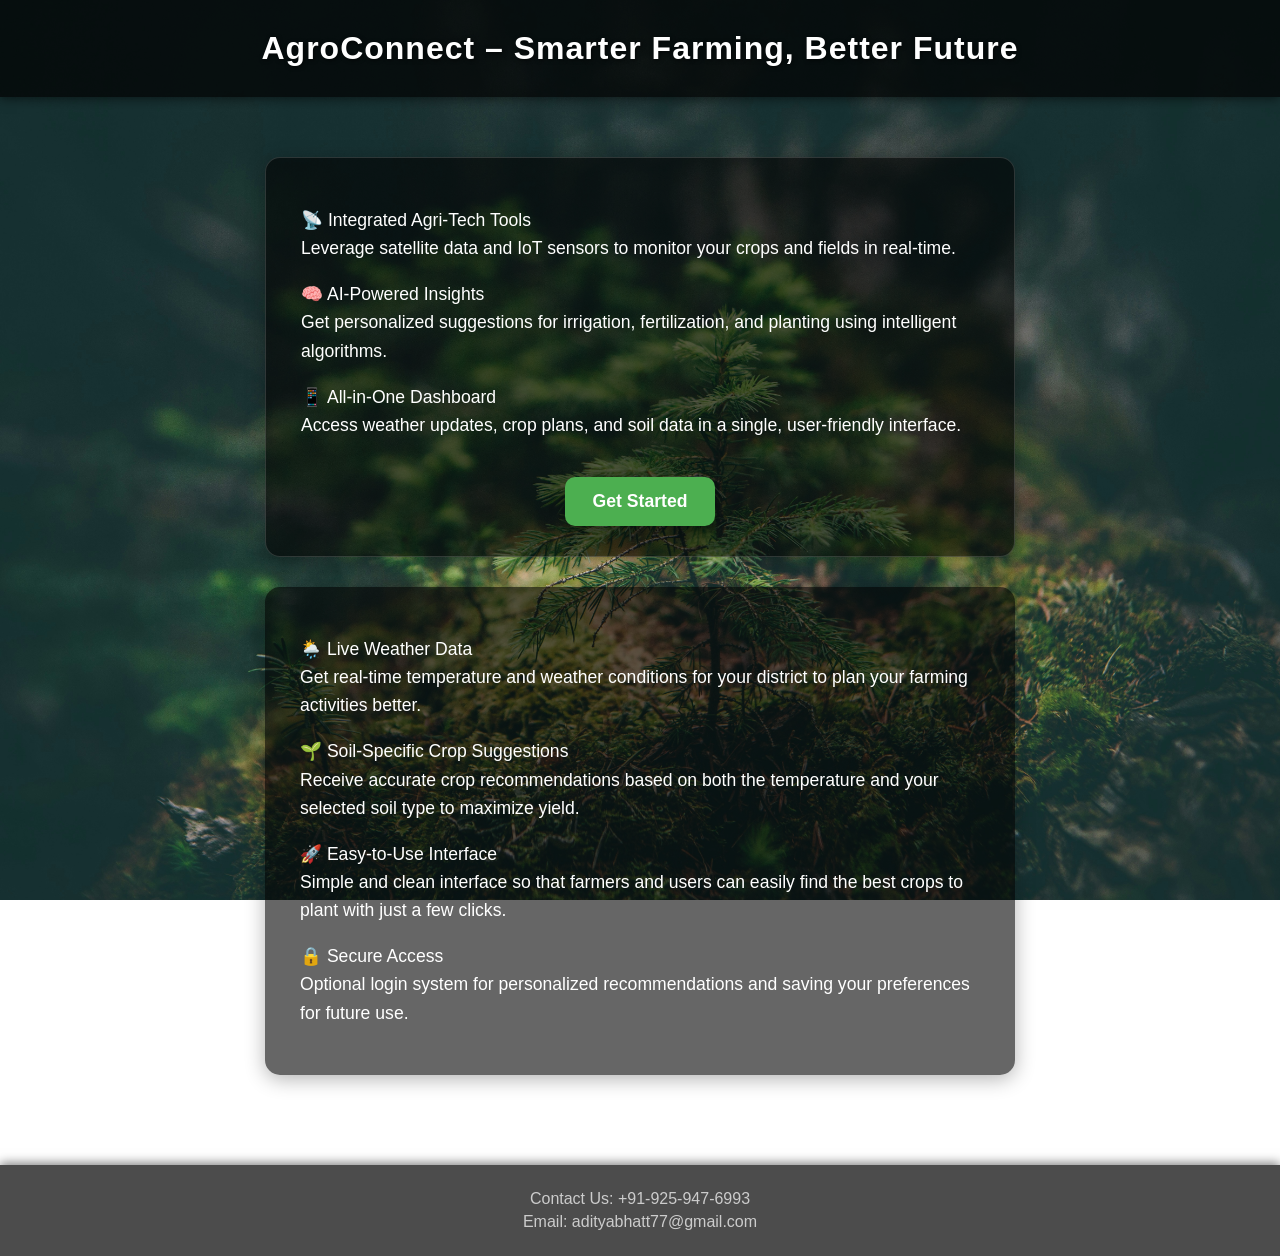
<file: new Hckathon/farmer/new.html>
<!DOCTYPE html>
<html lang="en">

<head>
  <meta charset="UTF-8" />
  <meta name="viewport" content="width=device-width, initial-scale=1.0" />
  <title>AgroConnect</title>
  <link rel="stylesheet" href="new2.css">
</head>

<body>

  <header>
    AgroConnect – Smarter Farming, Better Future
  </header>

  <main>

    <!-- Glass-styled Highlighted Feature Box -->
    <div class="glass-container features">
      <p>📡 Integrated Agri-Tech Tools<br>Leverage satellite data and IoT sensors to monitor your crops and fields in real-time.</p>
      <p>🧠 AI-Powered Insights<br>Get personalized suggestions for irrigation, fertilization, and planting using intelligent algorithms.</p>
      <p>📱 All-in-One Dashboard<br>Access weather updates, crop plans, and soil data in a single, user-friendly interface.</p>
      <a href="file:///D:/new%20Hckathon/weather/index4.html" class="cta-button" target="_blank">Get Started</a>
    </div>

    <!-- Additional Feature List -->
    <div class="features">
      <p>🌦️ Live Weather Data<br>Get real-time temperature and weather conditions for your district to plan your farming activities better.</p>
      <p>🌱 Soil-Specific Crop Suggestions<br>Receive accurate crop recommendations based on both the temperature and your selected soil type to maximize yield.</p>
      <p>🚀 Easy-to-Use Interface<br>Simple and clean interface so that farmers and users can easily find the best crops to plant with just a few clicks.</p>
      <p>🔒 Secure Access<br>Optional login system for personalized recommendations and saving your preferences for future use.</p>
    </div>
    
  </main>

  <footer>
    <p>Contact Us: +91-925-947-6993</p>
    <p>Email: adityabhatt77@gmail.com</p>
  </footer>

</body>

</html>
</file>
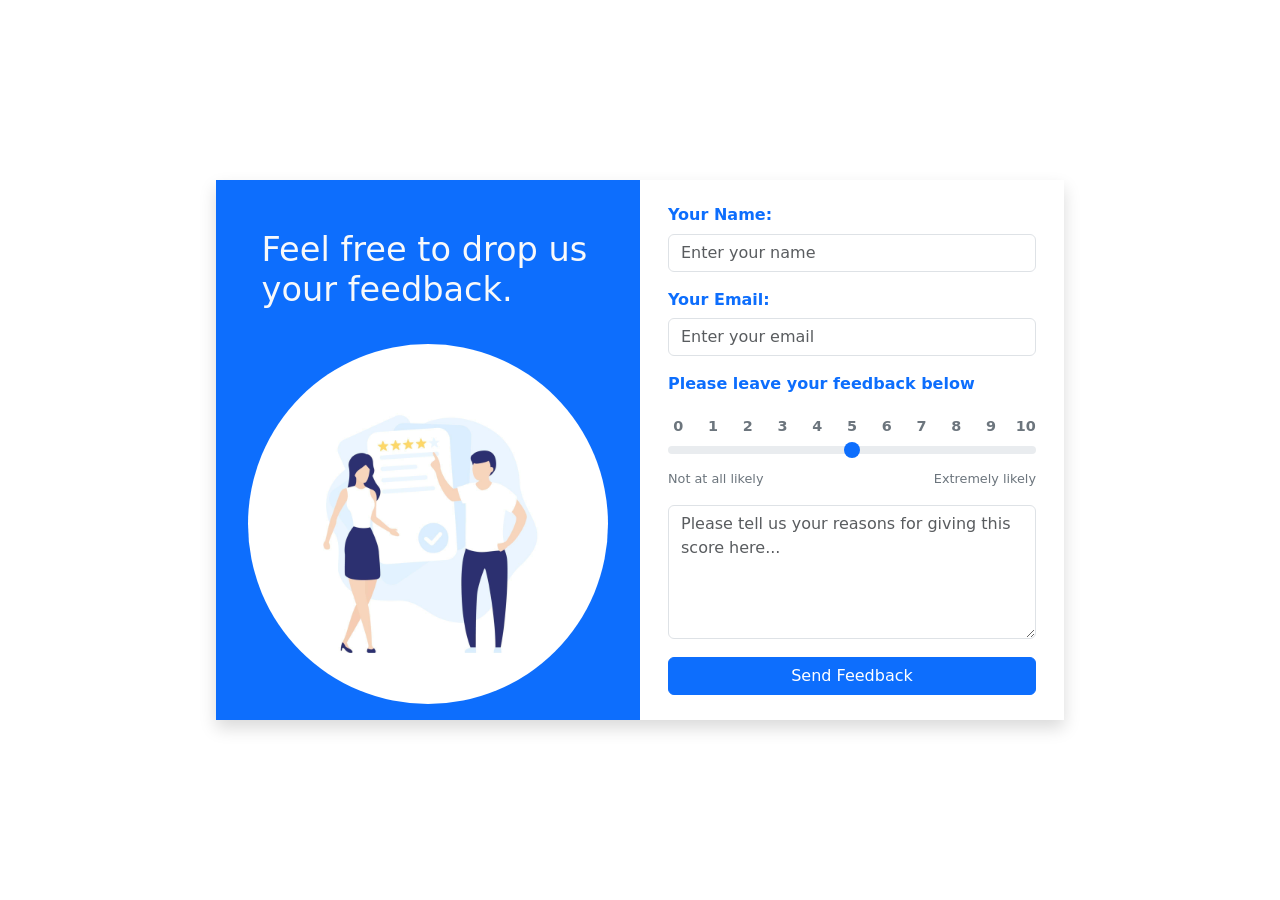
<file: new Hckathon/food/feedback.html>
<!DOCTYPE html>
<html lang="en">

<head>
    <meta charset="UTF-8">
    <meta http-equiv="X-UA-Compatible" content="IE=edge">
    <meta name="viewport" content="width=device-width, initial-scale=1.0">
    <link href="https://cdn.jsdelivr.net/npm/bootstrap@5.0.2/dist/css/bootstrap.min.css" rel="stylesheet"
        integrity="sha384-EVSTQN3/azprG1Anm3QDgpJLIm9Nao0Yz1ztcQTwFspd3yD65VohhpuuCOmLASjC" crossorigin="anonymous">
    <link rel="stylesheet" href="css/feedback.css" type="text/css">
    <title>Document</title>
</head>

<body>
    <div class="container-fluid d-flex justify-content-center align-items-center min-vh-100 p-3">
        <div class="row d-flex justify-content-center align-items-center">
            <div class="col-lg-8 col-sm-12">
                <div class="row shadow">
                    <div class="col-lg-6 header d-flex flex-column bg-primary justify-content-center align-items-center text-light py-3">
                        <h1>Feel free to drop us your feedback.</h1>
                        <div class="w-100 d-flex justify-content-center align-items-center">
                            <img src="images/feedback.jpg" class="img-fluid" />
                        </div>
                    </div>
                    <div class="col-lg-6">
                        <form class="feedbackForm p-3 h-100">
                            <div class="d-flex h-100 justify-content-evenly align-items-center flex-column">
                                <div class="w-100 my-2 text-primary">
                                    <h2>Your Name:</h2>
                                    <input type="text" class="form-control" id="name" name="name" placeholder="Enter your name">
                                </div>
                                <div class="w-100 my-2 text-primary">
                                    <h2>Your Email:</h2>
                                    <input type="text" class="form-control" id="email" name="email"
                                        placeholder="Enter your email">
                                </div>
                                <div class="w-100 my-2 text-primary">
                                    <h2>
                                        Please leave your feedback below
                                    </h2>
        
                                    <div class="tickmarks text-secondary">
                                        <span>0</span>
                                        <span>1</span>
                                        <span>2</span>
                                        <span>3</span>
                                        <span>4</span>
                                        <span>5</span>
                                        <span>6</span>
                                        <span>7</span>
                                        <span>8</span>
                                        <span>9</span>
                                        <span>10</span>
        
                                    </div>
        
                                    <input name="rate" class="form-range" id="rate" type="range" max="10" />
        
                                    <div class="d-flex justify-content-between legend text-secondary">
                                        <span>
                                            Not at all likely
                                        </span>
                                        <span>
                                            Extremely likely
                                        </span>
                                    </div>
                                </div>
                                <div class="w-100 my-2">
                                    <textarea name="comment" class="form-control" id="comment" cols="30" rows="5"
                                        placeholder="Please tell us your reasons for giving this score here..."></textarea>
                                </div>
                                <div class="w-100 my-2">
                                    <button class="btn btn-primary w-100">
                                        Send Feedback
                                    </button>
                                </div>
                            </div>
                        </form>
                    </div>
                </div>
            </div>
        </div>
    </div>
</body>

</html>
</file>
<file: new Hckathon/farmer/new2.css>
/* Reset and Base Styling */
* {
  margin: 0;
  padding: 0;
  box-sizing: border-box;
}

body {
  font-family: "Segoe UI", sans-serif;
  background-image: url('op3.jpg'); /* Replace with your own background */
  background-size: cover;
  background-position: center;
  background-repeat: no-repeat;
  background-attachment: fixed;
  color: #fff;
  min-height: 100vh;
  display: flex;
  flex-direction: column;
}

/* Header */
header {
  background: rgba(0, 0, 0, 0.7);
  padding: 30px 20px;
  text-align: center;
  font-size: 2em;
  font-weight: bold;
  letter-spacing: 1px;
  box-shadow: 0 2px 10px rgba(0,0,0,0.5);
  text-shadow: 1px 1px 4px rgba(0,0,0,0.7);
}

/* Main Layout */
main {
  flex: 1;
  display: flex;
  flex-direction: column;
  align-items: center;
  padding: 60px 20px;
}

/* Glass Effect Container */
.glass-container {
  background: rgba(0, 0, 0, 0.6);
  border-radius: 15px;
  padding: 30px 25px;
  margin-bottom: 30px;
  max-width: 750px;
  width: 100%;
  border: 1px solid rgba(255, 255, 255, 0.15);
  box-shadow: 0 4px 20px rgba(0, 0, 0, 0.3);
  text-align: center;
  animation: fadeIn 1s ease-out;
}

/* Features Section */
.features {
  background: rgba(0, 0, 0, 0.6);
  border-radius: 15px;
  padding: 30px 25px;
  margin-bottom: 30px;
  max-width: 750px;
  width: 100%;
  box-shadow: 0 4px 20px rgba(0,0,0,0.3);
}

.features p {
  margin: 18px 0;
  font-size: 1.1em;
  line-height: 1.6;
  text-align: left;
  padding-left: 10px;
}

/* CTA Button */
.cta-button {
  display: inline-block;
  margin-top: 20px;
  padding: 14px 28px;
  background-color: #4caf50;
  color: white;
  border: none;
  border-radius: 10px;
  font-size: 1.1em;
  font-weight: bold;
  text-decoration: none;
  box-shadow: 0 6px 15px rgba(0, 0, 0, 0.3);
  transition: all 0.3s ease;
}

.cta-button:hover {
  background-color: #45a049;
  transform: translateY(-2px);
}

/* Footer */
footer {
  background: rgba(0, 0, 0, 0.7);
  text-align: center;
  padding: 20px;
  font-size: 1em;
  box-shadow: 0 -2px 10px rgba(0,0,0,0.5);
}

footer p {
  margin: 5px;
  color: #ccc;
}

/* Animation */
@keyframes fadeIn {
  from {
    opacity: 0;
    transform: translateY(20px);
  }
  to {
    opacity: 1;
    transform: translateY(0);
  }
}

/* Responsive */
@media (max-width: 768px) {
  .glass-container, .features {
    padding: 20px;
  }

  header {
    font-size: 1.5em;
  }

  .features p {
    font-size: 1em;
  }

  .cta-button {
    font-size: 1em;
    padding: 12px 20px;
  }
}
</file>
<file: new Hckathon/food/css/feedback.css>
.tickmarks {
    display: grid;
    grid-template-columns: repeat(11, 1fr);
    gap: 1em;
    justify-items: center;
    margin-top: 1.5em;
    color: var(--accent-color-1);
    font-size: 90%;
    font-weight: bold;
}
.feedbackForm h2 {
    font-size: 100%;
    font-weight: 600;
    line-height: 1.3;
    color: var(--secondary-color);
}
.legend{
    font-size: 80%;
}
.form-row{
    width: 90%;
}
.header h1 {
    margin: 1em 1em;
    font-size: 2.1rem;
}
.header img {
    height: auto;
    max-width: 90%;
    border-radius: 50%;
}
</file>
